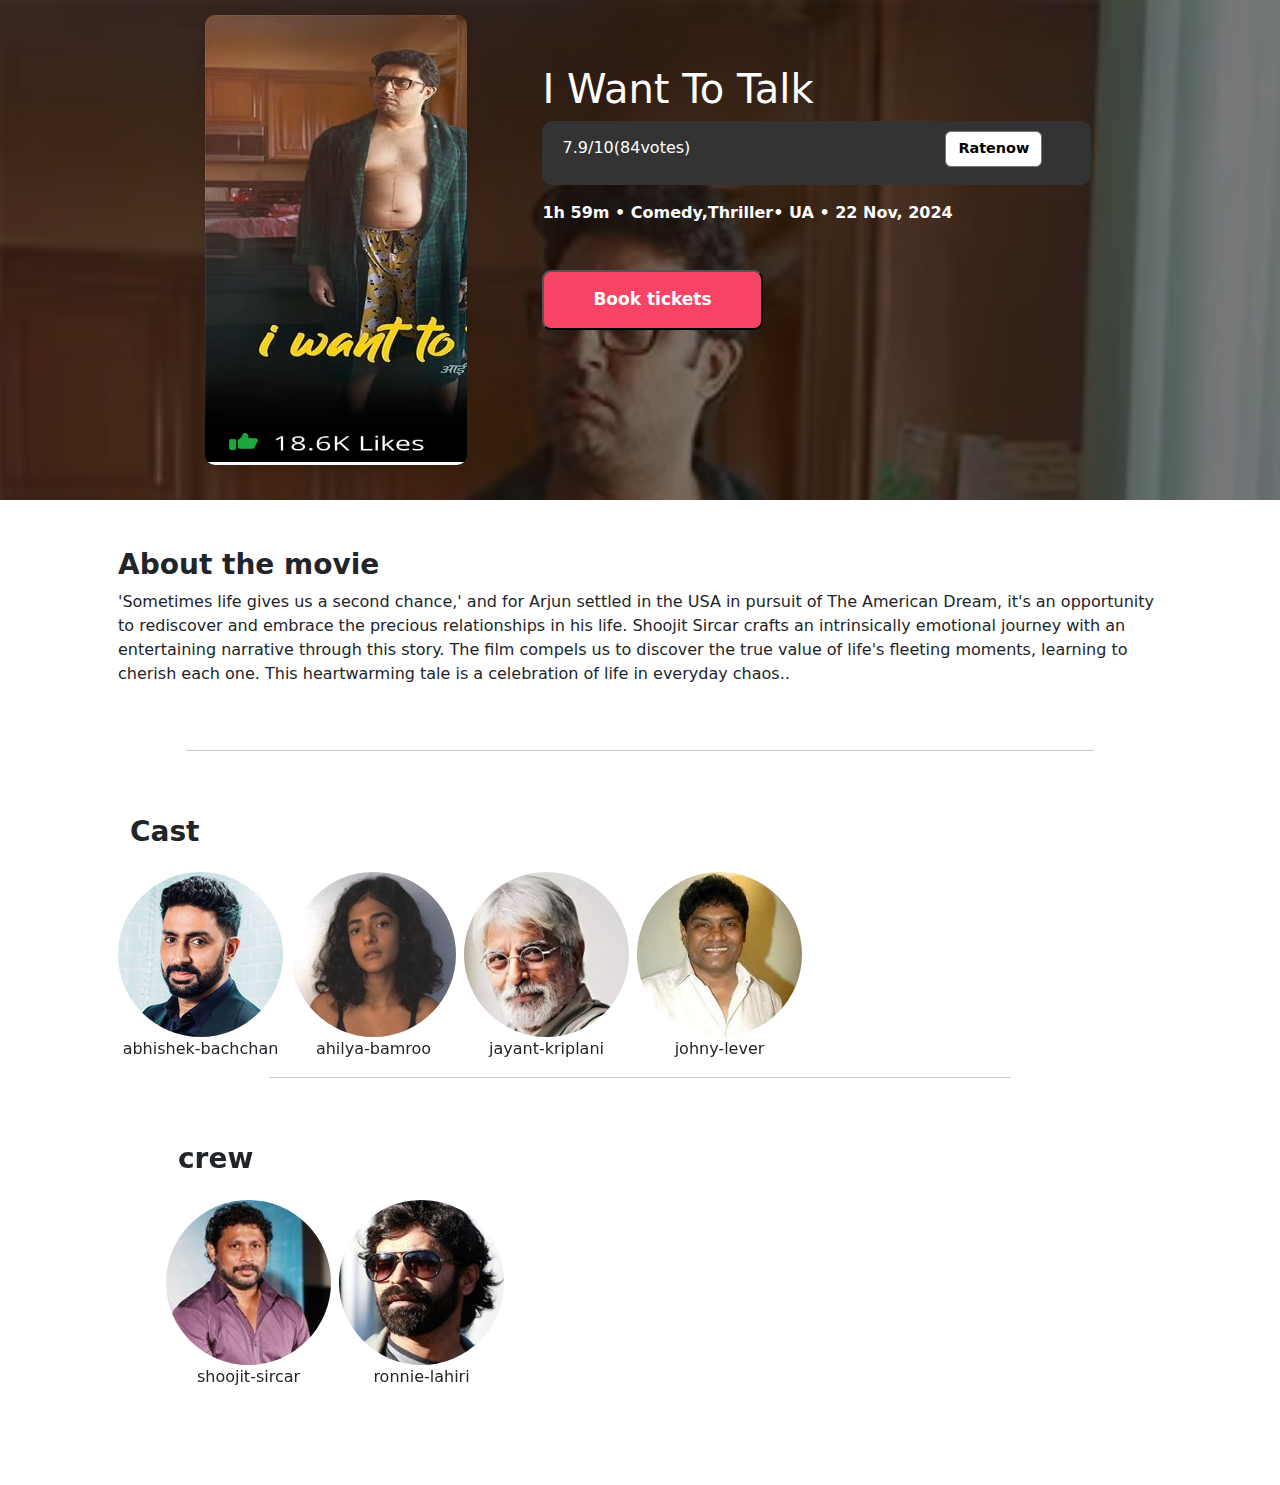
<file: page.html>
<!DOCTYPE html>
<html lang="en">
    <head>
        <meta charset="UTF-8">
        <meta name="viewport" content="width=device-width, initial-scale=1.0">
        <title>Document</title>
        <link href="https://cdn.jsdelivr.net/npm/bootstrap@5.3.3/dist/css/bootstrap.min.css" rel="stylesheet">
        <script src="https://cdn.jsdelivr.net/npm/bootstrap@5.3.3/dist/js/bootstrap.bundle.min.js"></script>
        <link rel="stylesheet" href="https://cdnjs.cloudflare.com/ajax/libs/font-awesome/6.6.0/css/all.min.css">
        <link rel="stylesheet" href="page.css">
        
    </head>
    <body>
        <div id="main1" class="image-fluid d-flex ">
            <div id="main2" class=" row align-items-center">
                <div class="col-md-4">
                    <div class="movie-card">
                        <img src="images/movie1.avif" alt="I Want To Talk">
                        <div class="movie-details">
                           
                        </div>
                    </div>
                </div>
                <div id="main3" class="col-md-8">
                    <div class="movieinfo">
                        <div class="movietitle"><h1>I Want To Talk</h1></div>
                        <div id="rating" class="d-flex align-items-center">
                            <span id="star" class="star text-white"><h6>&nbsp;&nbsp;7.9/10(84votes)    
                            <button id="ratebtn" class="btn btn-outline-secondary rate-btn ms-auto"><b>Ratenow</b></button></h6></span>
                        </div>
                        <div class="duration mt-3 text-white"><b>1h 59m •
                            Comedy,Thriller• UA • 22 Nov, 2024</b></div></div>
                        <button class id="book"><b>Book tickets</b></button></div>


                    </div>
                </div>
          </div>
        </div>
<div class="sample container p-5">
<h3><b>About the movie</b></h3>

<span>'Sometimes life gives us a second chance,' and for Arjun settled in the USA in pursuit of The American Dream, it's an opportunity to rediscover and embrace the precious relationships in his life. Shoojit Sircar crafts an intrinsically emotional journey with an entertaining narrative through this story. The film compels us to discover the true value of life's fleeting moments, learning to cherish each one. This heartwarming tale is a celebration of life in everyday chaos..</span>
</div>
<hr class="mx-auto d-block" width="71%">


<div class="sample container p-5">
<h3 class="mb-4 container " ><b>Cast</b></h3>

<div id="demo" class="carousel slide" data-bs-ride="false">
    
    <div class="carousel-inner">
      <div class="carousel-item active">
        <div class="d-flex gap-2">
        <div>
        <img src="images/abhishek-bachchan-52-19-09-2017-04-16-54.jpg" class=" d-inline rounded-circle" style="width:165px;" alt="">
        <figcaption style="text-align: center;">abhishek-bachchan</figcaption> 
       </div>
       <div>
        <img src="images/ahilya-bamroo-2041607-1729917144.jpg" class=" d-inline rounded-circle" style="width:165px;" alt="">
        <figcaption style="text-align: center;">ahilya-bamroo</figcaption>
       </div>
       <div>
        <img src="images/jayant-kriplani-3617-1732259211.jpg" class=" d-inline rounded-circle" style="width:165px;" alt="">
        <figcaption style="text-align: center;">jayant-kriplani</figcaption>
        </div> 
        <div>
        <img src="images/johny-lever-1075215-14-10-2016-02-47-38.jpg" class=" d-inline rounded-circle" style="width:165px;" alt=""> 
        <figcaption style="text-align: center;">johny-lever</figcaption>
        </div>
        <div> 
</div></div>

 <hr class="mx-auto d-block" width="71%">
<div class="sample container p-5">
<h3 class="mb-4 container " ><b>crew</b></h3>

<div id="demo" class="carousel slide" data-bs-ride="false">
    
    <div class="carousel-inner">
      <div class="carousel-item active">
        <div class="d-flex gap-2">
        <div>
        <img src="images/shoojit-sircar-c1.jpg" class=" d-inline rounded-circle" style="width:165px;" alt="">
        <figcaption style="text-align: center;">shoojit-sircar</figcaption> 
       </div>
       <div>
        <img src="images/ronnie-lahiri-c2.jpg" class=" d-inline rounded-circle" style="width:165px;" alt="">
        <figcaption style="text-align: center;">ronnie-lahiri</figcaption>
       </div>
        <div> 

      </div>
    </div>
</div>
</div>
    </body>
</html>
</file>
<file: page.css>
#main1{
            position: relative;
            background-size: cover;
            height: 500px;
            background-image: url(images/movie1.avif);
            background-size: cover;
            background-repeat: no-repeat;

        }
        #main1::before{
            content: "";
            position: absolute;
            width: 100%;
            height: 100%;
            background-color: rgba(0, 0, 0, 0.526);
            z-index: 1;
        }
        #main2{
            position: relative;
            z-index: 2;
            left: 16%;
        
        }
        
        #arm{
            position: relative;
            opacity: 1;
        }
        
          
          .rating {
            display: flex;
            align-items: center;
            margin-top: 10px;
          }
        #star {
            color: red;
            font-size: 27px;
          }
          
          .rating .score {
            font-size: 1.5rem;
            margin-left: 5px;
          }
          
          .rating .votes {
            font-size: 1rem;
            margin-left: 10px;
          }
          
          .rate-btn {
            margin-left: 15px;
            font-size: 0.9rem;
          }
          .moviedetail {
            display: flex;
            flex-wrap: wrap;
            gap: 10px;
          }
          
          .moviedetail span {
            background-color: #333;
            padding: 5px 10px;
            border-radius: 5px;
          }
        
        #main3{
            position: relative;
            z-index: 1;
            top: -15%;
            left: 6%;
            opacity: 1;
            color: white;
        }
        #rating{
            background-color:rgb(51,51,51);
            padding: 10px;
            border-radius: 10px;
        }
        #ratebtn{
            background-color: rgb(255, 255, 255);
            color: black;
            position: relative;
            left: 250px;
        }
        #lang{
            background-color: white;
            color: #000;
            border-radius: 4px;
        }
        #book{
            background-color: rgb(248,68,100);
            color: white;
            border-radius: 9px;
            text-decoration: none;
            padding: 15px 49px;
            font-size: 17px;
            position: relative;
            top: 45px;
            
        }
        #no{
            color: rgb(248,68,100);
        }
        #no{
            border: #6c757d79 1px solid;
            padding: 15px 25px;
            font-size: 16px;
        }
        #no1{
            background-color: #d0d2d474;
            padding: 5px;
        }
        #prev,
        #next {
            background-color: #747774;
            border-radius: 50%;
            width: 25px;
            height: 25px;
            position: absolute;
            top: 30%;
            display: flex;
            align-items: center;
            justify-content: center;
        }
        
        #more{
            text-decoration: none;
            color: rgb(248,68,100);
        }
        #revbox{
            border: 1px solid rgba(154, 150, 150, 0.614);
            margin-left: 60px;
        }
        
        .movie-card {
            border-radius: 10px;
            overflow: hidden;
            margin-bottom: 20px;
            position: relative;
            box-shadow: 0 4px 8px rgba(0, 0, 0, 0.1);
        }
        .movie-card img {
            width: 400px;
            height: 450px;
            border-bottom: 3px solid #f8f9fa;
        }
</file>
